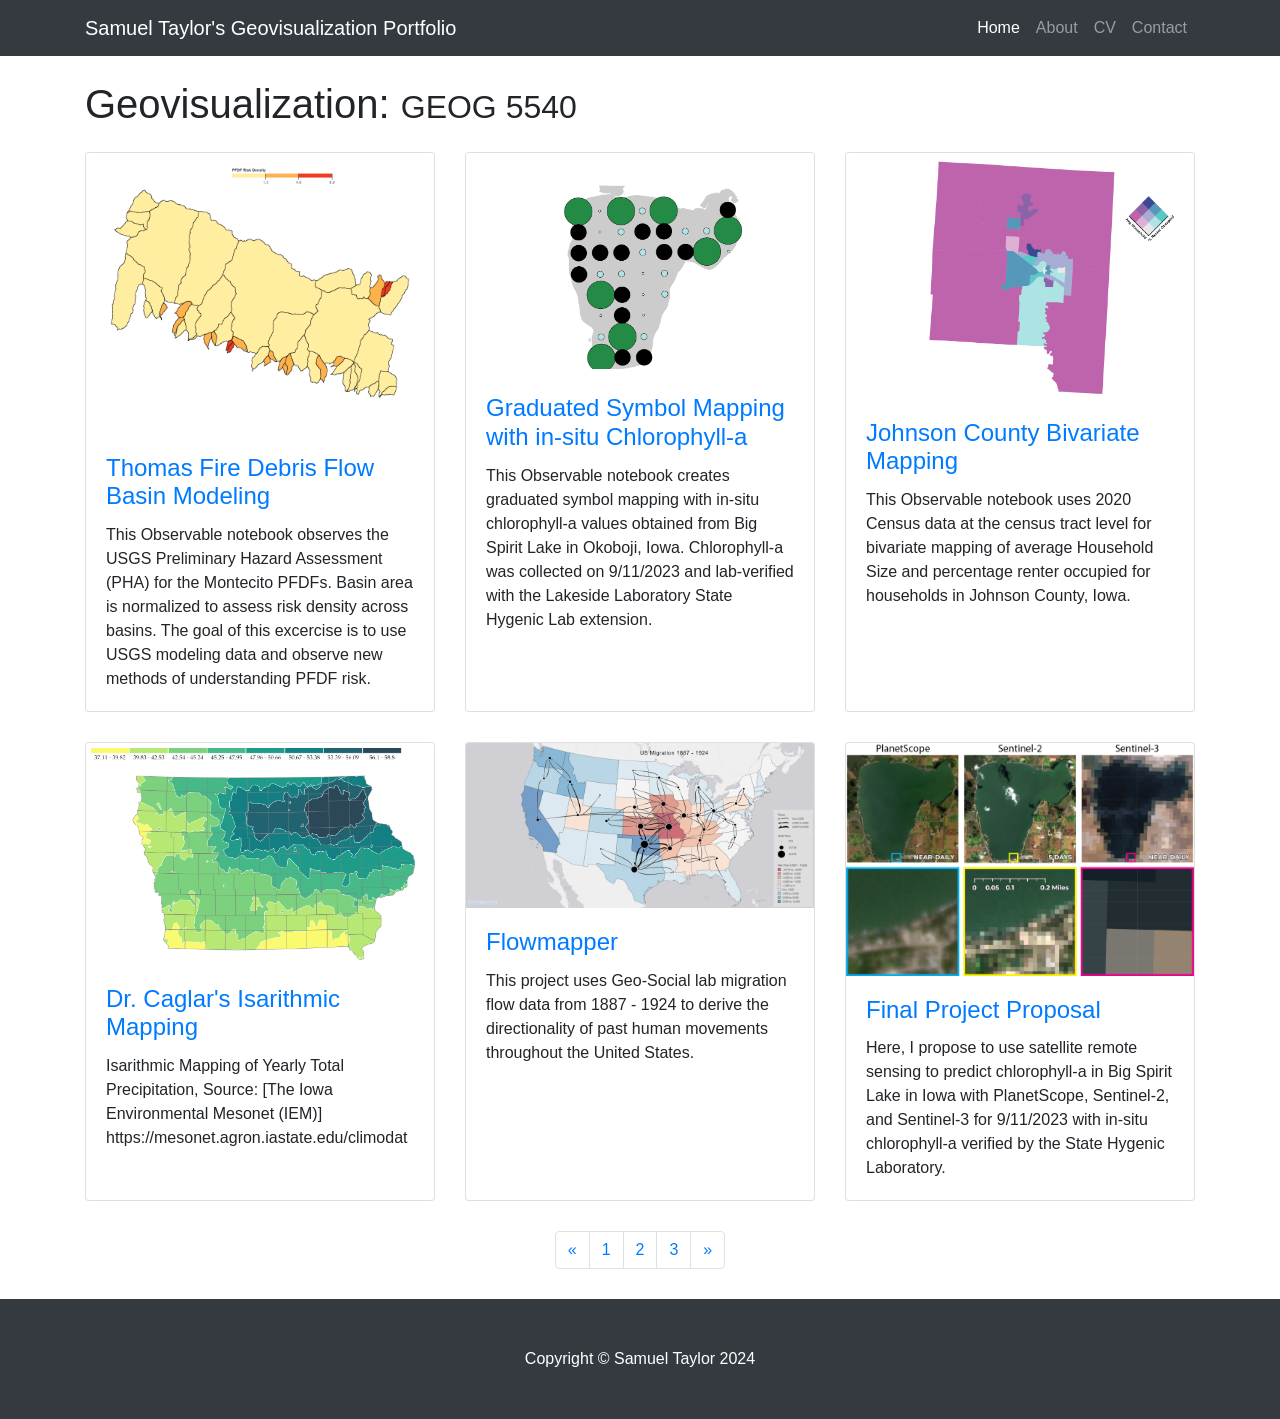
<file: index.html>
<!DOCTYPE html>
<html lang="en">

  <head>

    <meta charset="utf-8">
    <meta name="viewport" content="width=device-width, initial-scale=1, shrink-to-fit=no">
    <meta name="description" content="">
    <meta name="author" content="">

    <title>Samuel's Portfolio</title>

    <!-- Bootstrap core CSS -->
    <link href="vendor/bootstrap/css/bootstrap.min.css" rel="stylesheet">

    <!-- Custom styles for this template -->
    <link href="css/3-col-portfolio.css" rel="stylesheet">

  </head>

  <body>

    <!-- Navigation -->
    <nav class="navbar navbar-expand-lg navbar-dark bg-dark fixed-top">
      <div class="container">
        <a class="navbar-brand" href="index.html">Samuel Taylor's Geovisualization Portfolio</a>
        <button class="navbar-toggler" type="button" data-toggle="collapse" data-target="#navbarResponsive" aria-controls="navbarResponsive" aria-expanded="false" aria-label="Toggle navigation">
          <span class="navbar-toggler-icon"></span>
        </button>
        <div class="collapse navbar-collapse" id="navbarResponsive">
          <ul class="navbar-nav ml-auto">
            <li class="nav-item active">
              <a class="nav-link" href="index.html">Home
                <span class="sr-only">(current)</span>
              </a>
            </li>
            <li class="nav-item">
              <a class="nav-link" href="shortbio.html">About</a>
            </li>
            <li class="nav-item">
              <a class="nav-link" href="files/Samuel_Taylor_CV_4_12_24.pdf">CV</a>
            </li>
            <li class="nav-item">
              <a class="nav-link" href="mailto:samuel-zebarth@uiowa.edu">Contact</a>
            </li>
          </ul>
        </div>
      </div>
    </nav>

    <!-- Page Content -->
    <div class="container">

      <!-- Page Heading -->
      <h1 class="my-4">Geovisualization:
        <small>GEOG 5540</small>
      </h1>

      <div class="row">
        <div class="col-lg-4 col-sm-6 portfolio-item">
          <div class="card h-100">
            <a href="https://observablehq.com/d/3a2556a568058894"><img class="card-img-top" src="images/choropleth.png" alt=""></a>
            <div class="card-body">
              <h4 class="card-title">
                <a href="https://observablehq.com/d/3a2556a568058894">Thomas Fire Debris Flow Basin Modeling</a>
              </h4>
              <p class="card-text">This Observable notebook observes the USGS Preliminary Hazard Assessment (PHA) for the Montecito PFDFs. 
                Basin area is normalized to assess risk density across basins. 
                The goal of this excercise is to use USGS modeling data and observe new methods of 
                understanding PFDF risk.</p>
            </div>
          </div>
        </div>
        <div class="col-lg-4 col-sm-6 portfolio-item">
          <div class="card h-100">
            <a href="https://observablehq.com/d/f07254f9c7d74fff"><img class="card-img-top" src="images/graduatedSymbols .png" alt=""></a>
            <div class="card-body">
              <h4 class="card-title">
                <a href="https://observablehq.com/d/f07254f9c7d74fff">Graduated Symbol Mapping with in-situ Chlorophyll-a</a>
              </h4>
              <p class="card-text">This Observable notebook creates graduated symbol mapping with in-situ chlorophyll-a values obtained from Big Spirit Lake in Okoboji, Iowa. Chlorophyll-a was collected on 9/11/2023 and lab-verified with the Lakeside Laboratory State Hygenic Lab extension.</p>
            </div>
          </div>
        </div>
        <div class="col-lg-4 col-sm-6 portfolio-item">
          <div class="card h-100">
            <a href="https://observablehq.com/d/27f4e3fdec1307ec"><img class="card-img-top" src="images/bv_johnson.png" alt=""></a>
            <div class="card-body">
              <h4 class="card-title">
                <a href="https://observablehq.com/d/27f4e3fdec1307ec">Johnson County Bivariate Mapping</a>
              </h4>
              <p class="card-text">This Observable notebook uses 2020 Census data at the census tract level for bivariate mapping of average Household Size and percentage renter occupied for households in Johnson County, Iowa.</p>
            </div>
          </div>
        </div>
        <div class="col-lg-4 col-sm-6 portfolio-item">
          <div class="card h-100">
            <a href="https://observablehq.com/@caglarkoylu/isarithmic-mapping-geog-3540"><img class="card-img-top" src="images/isarithmic.png" alt=""></a>
            <div class="card-body">
              <h4 class="card-title">
                <a href="https://observablehq.com/@caglarkoylu/isarithmic-mapping-geog-3540">Dr. Caglar's Isarithmic Mapping</a>
              </h4>
              <p class="card-text">Isarithmic Mapping of Yearly Total Precipitation, Source: [The Iowa Environmental Mesonet (IEM)] https://mesonet.agron.iastate.edu/climodat</p>
            </div>
          </div>
        </div>
        <div class="col-lg-4 col-sm-6 portfolio-item">
          <div class="card h-100">
            <a href="flow_mapping.html"><img class="card-img-top" src="images/flowmap.png" alt=""></a>
            <div class="card-body">
              <h4 class="card-title">
                <a href="flow_mapping.html">Flowmapper</a>
              </h4>
              <p class="card-text">This project uses Geo-Social lab migration flow data from 1887 - 1924 to derive the directionality of past human movements throughout the United States.</p>
            </div>
          </div>
        </div>
        <div class="col-lg-4 col-sm-6 portfolio-item">
          <div class="card h-100">
            <a href="files/final_proposal_GV-GP.pdf"><img class="card-img-top" src="images/IWC_6tight@3x.png" alt=""></a>
            <div class="card-body">
              <h4 class="card-title">
                <a href="files/final_proposal_GV-GP.pdf">Final Project Proposal</a>
              </h4>
              <p class="card-text">Here, I propose to use satellite remote sensing to predict chlorophyll-a in Big Spirit Lake in Iowa with PlanetScope, Sentinel-2, and Sentinel-3 for 9/11/2023 with in-situ chlorophyll-a verified by the State Hygenic Laboratory. </p>
            </div>
          </div>
        </div>
      </div>
      <!-- /.row -->

      <!-- Pagination -->
      <ul class="pagination justify-content-center">
        <li class="page-item">
          <a class="page-link" href="#" aria-label="Previous">
            <span aria-hidden="true">&laquo;</span>
            <span class="sr-only">Previous</span>
          </a>
        </li>
        <li class="page-item">
          <a class="page-link" href="#">1</a>
        </li>
        <li class="page-item">
          <a class="page-link" href="#">2</a>
        </li>
        <li class="page-item">
          <a class="page-link" href="#">3</a>
        </li>
        <li class="page-item">
          <a class="page-link" href="#" aria-label="Next">
            <span aria-hidden="true">&raquo;</span>
            <span class="sr-only">Next</span>
          </a>
        </li>
      </ul>

    </div>
    <!-- /.container -->

    <!-- Footer -->
    <footer class="py-5 bg-dark">
      <div class="container">
        <p class="m-0 text-center text-white">Copyright &copy; Samuel Taylor 2024</p>
      </div>
      <!-- /.container -->
    </footer>

    <!-- Bootstrap core JavaScript -->
    <script src="vendor/jquery/jquery.min.js"></script>
    <script src="vendor/bootstrap/js/bootstrap.bundle.min.js"></script>

  </body>

</html>
</file>
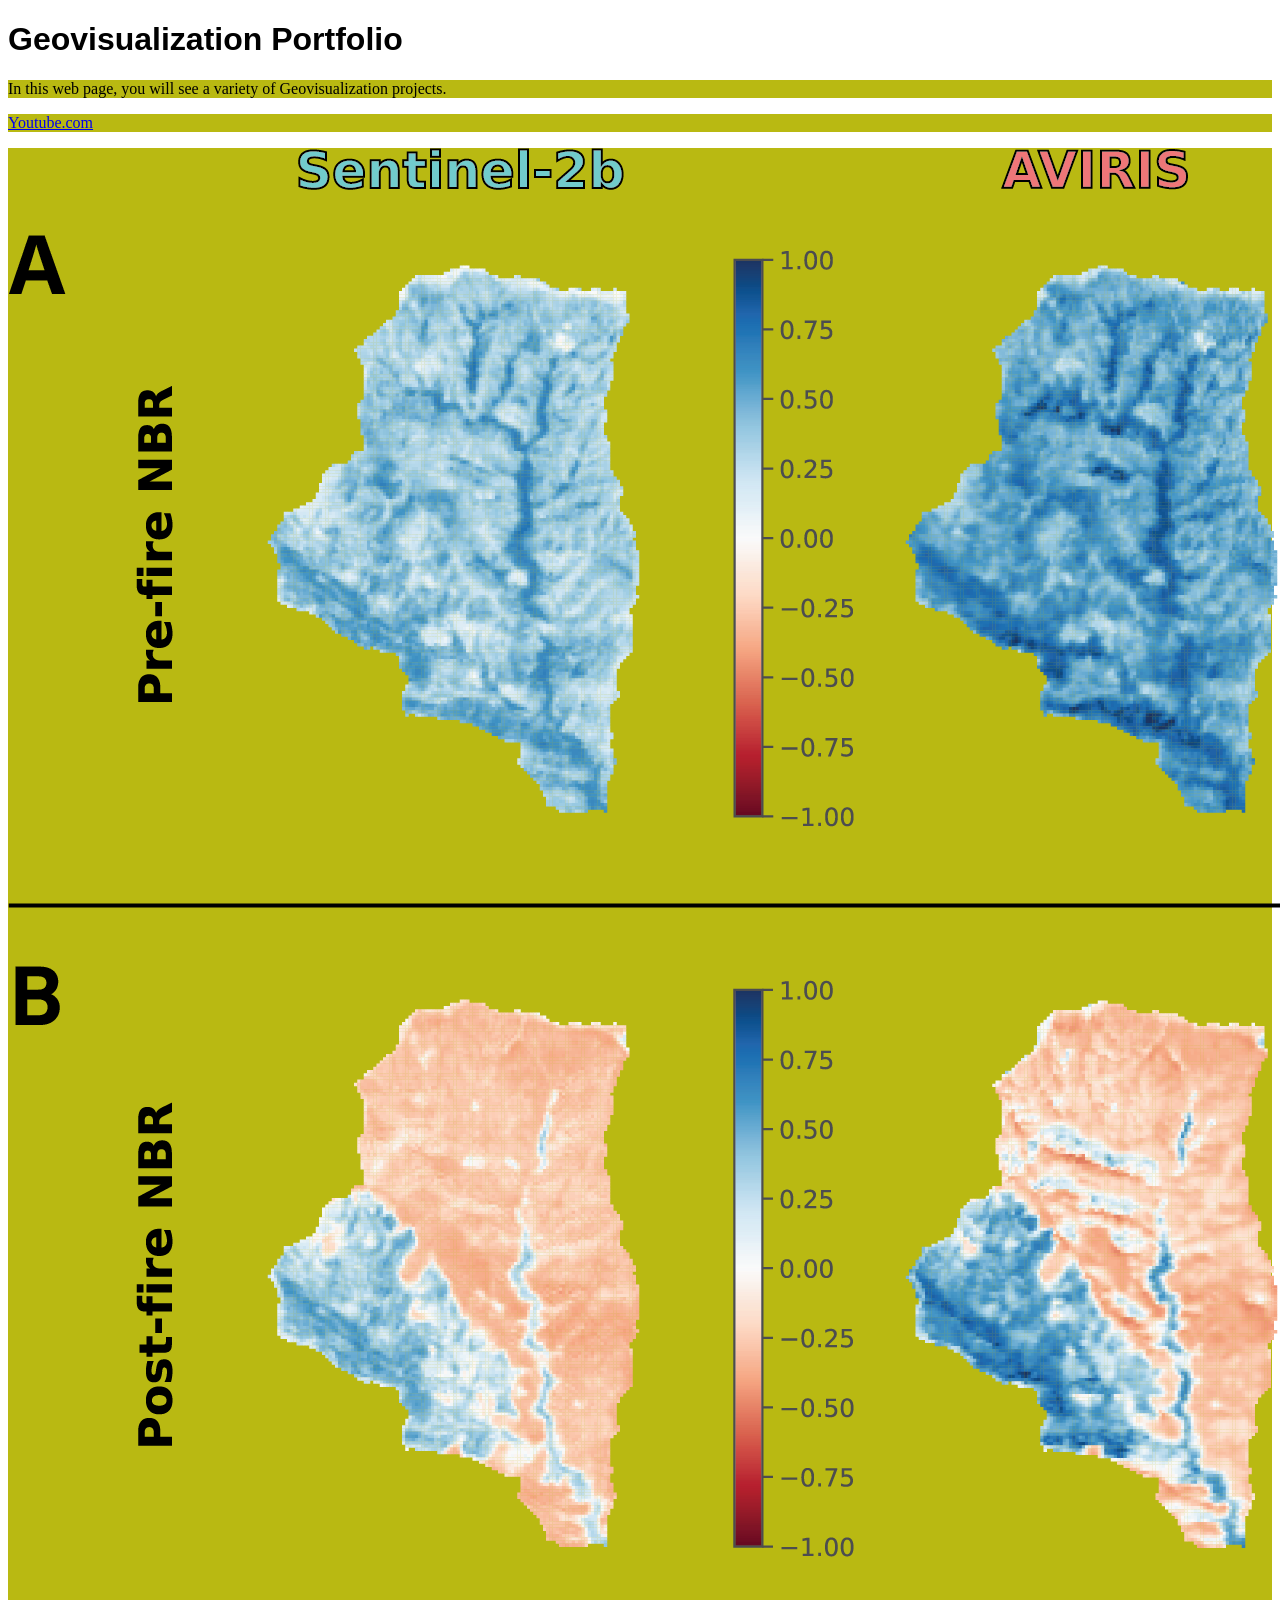
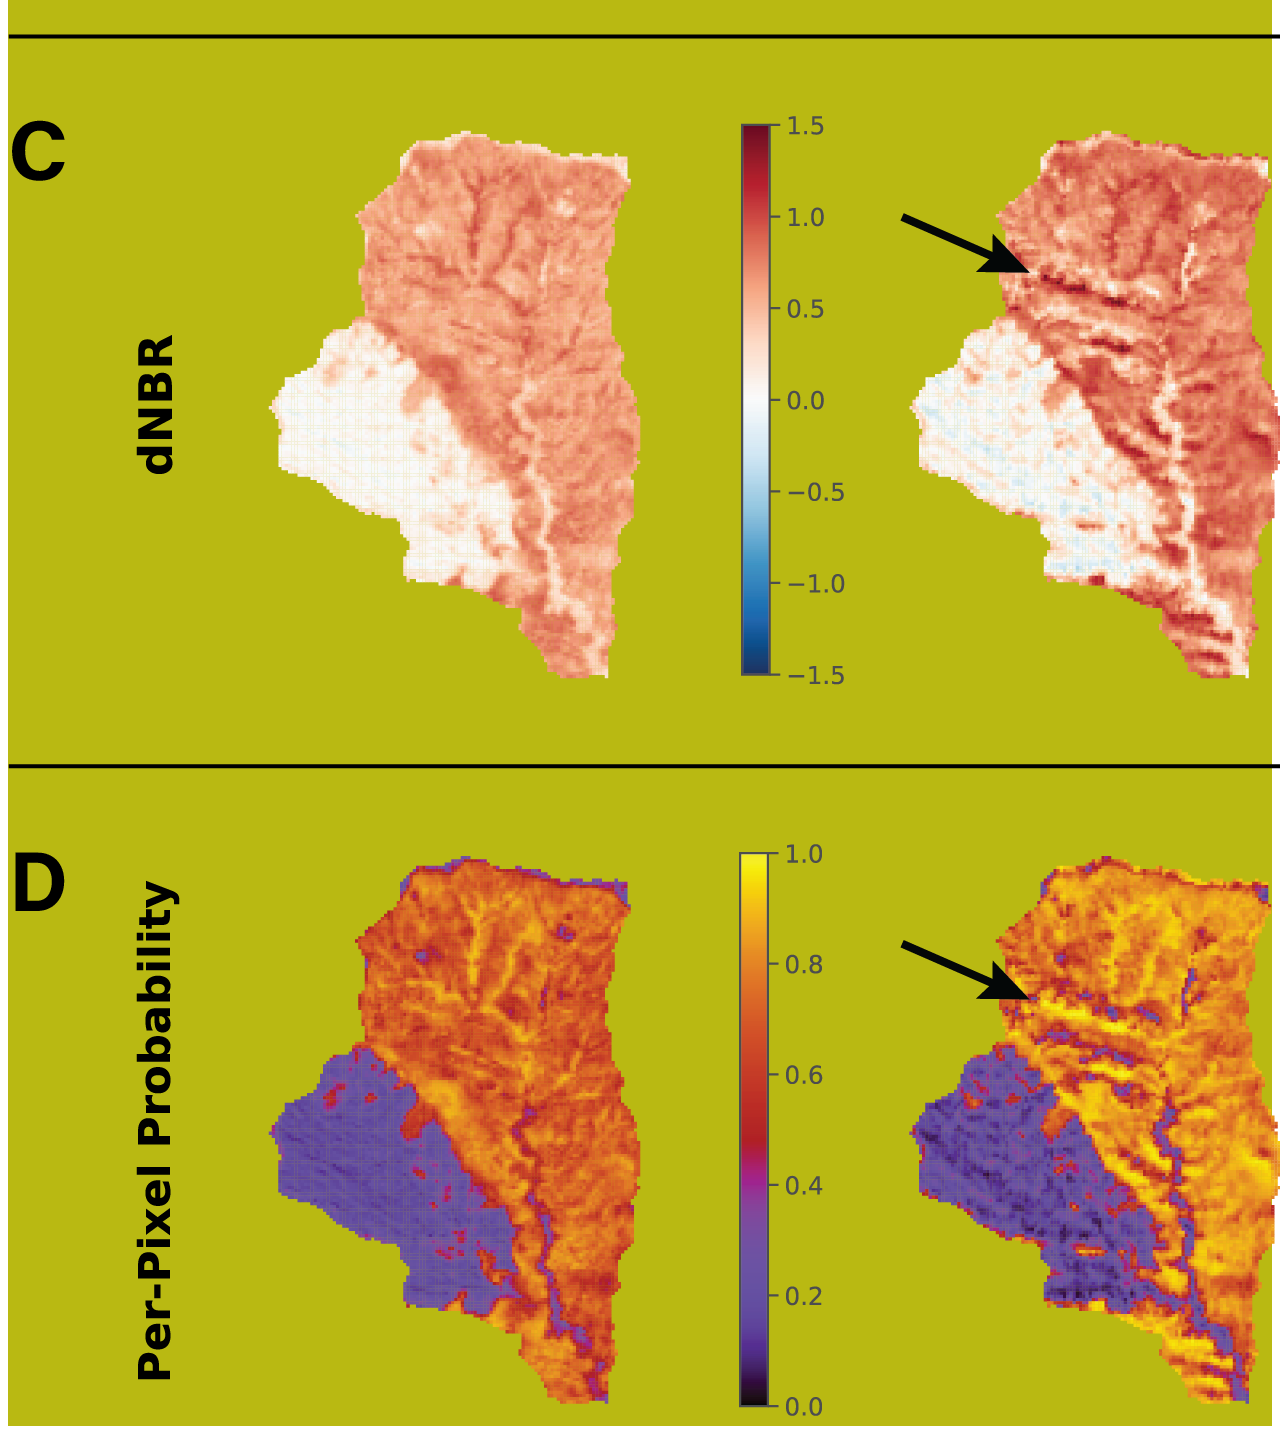
<file: first_exercise/index.html>
<!DOCTYPE html>
<html>
<!-- Test of comment !-->

<head>
    <title>
        Geovisualization Portfolio
    </title>

<link href="styles.css" rel="stylesheet">
</head>
    <body>
        <h1>
            Geovisualization Portfolio
        </h1>
        <p>
            In this web page, you will see a variety of Geovisualization projects.
        </p>
        <p>
            <a href="https://www.youtube.com/"> Youtube.com </a>
        </p>
        <p> <img src="test.png"/></p>
    </body>



</html>
</file>
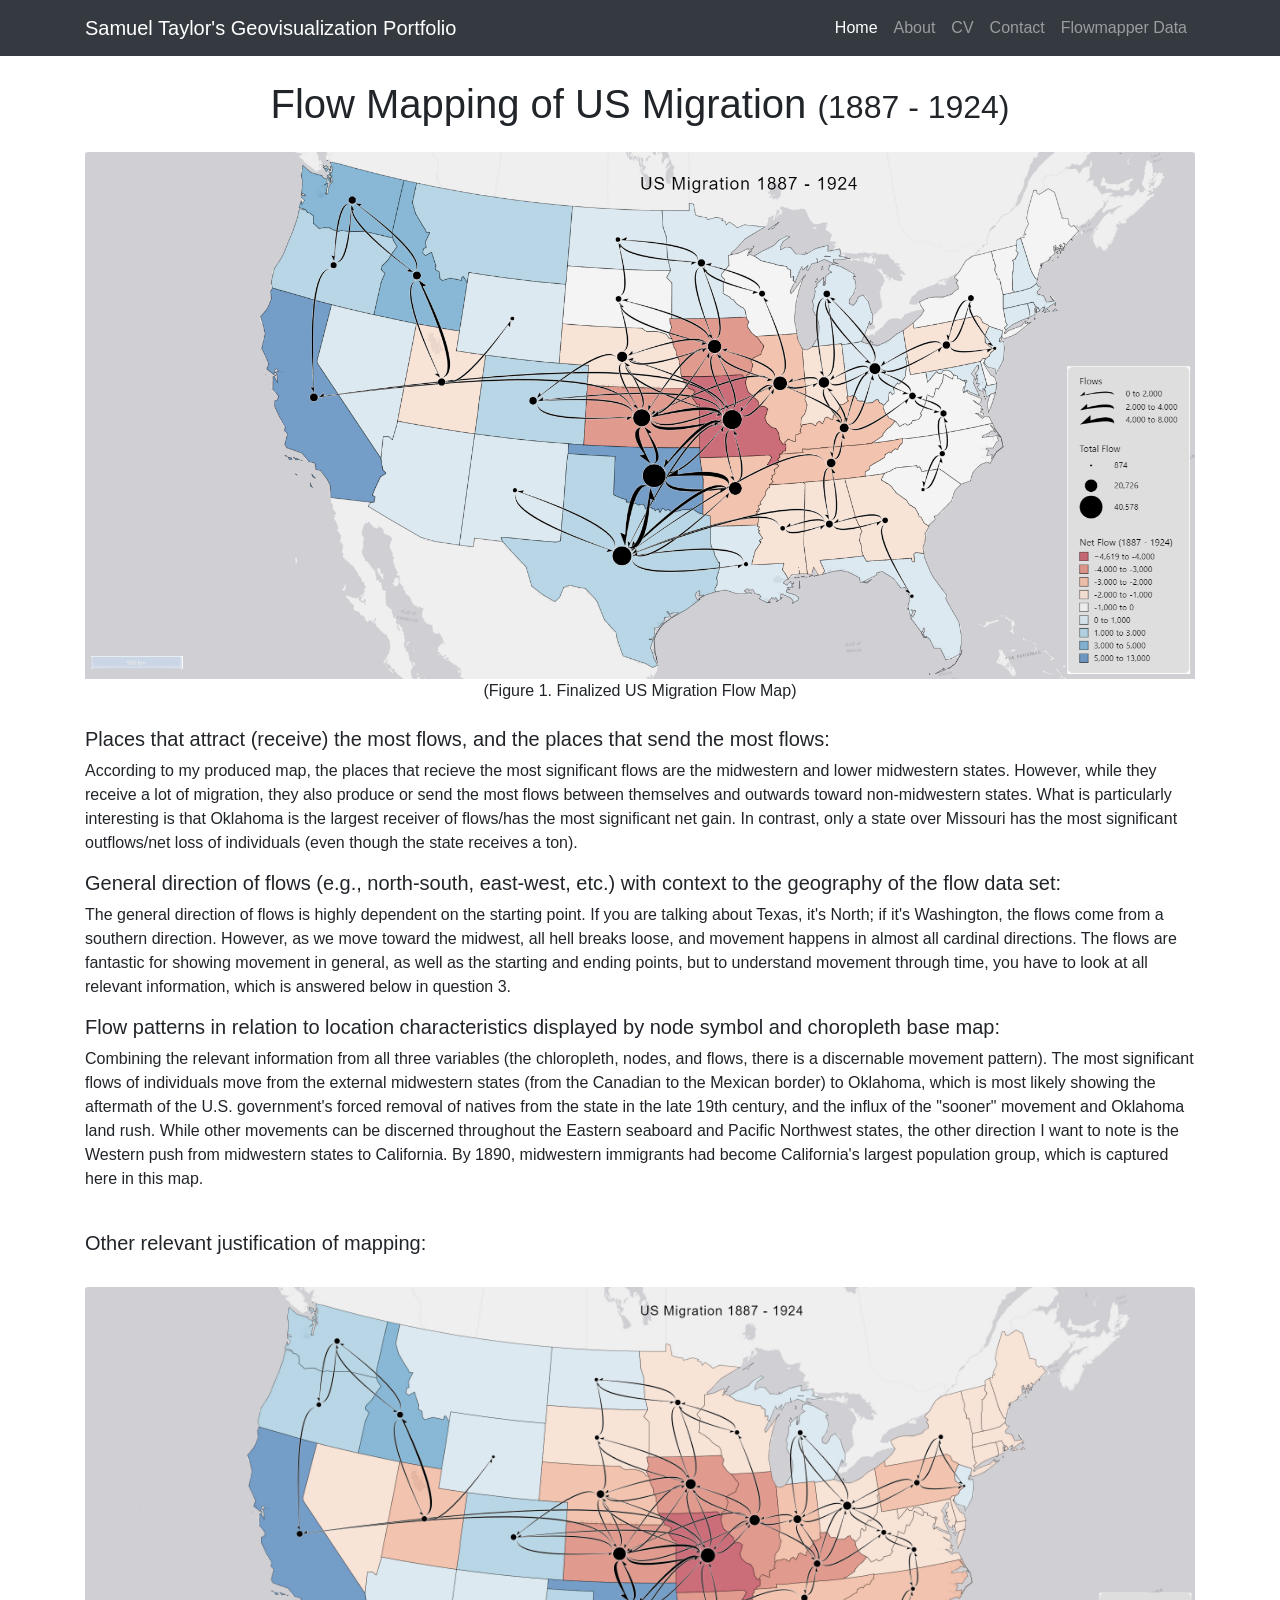
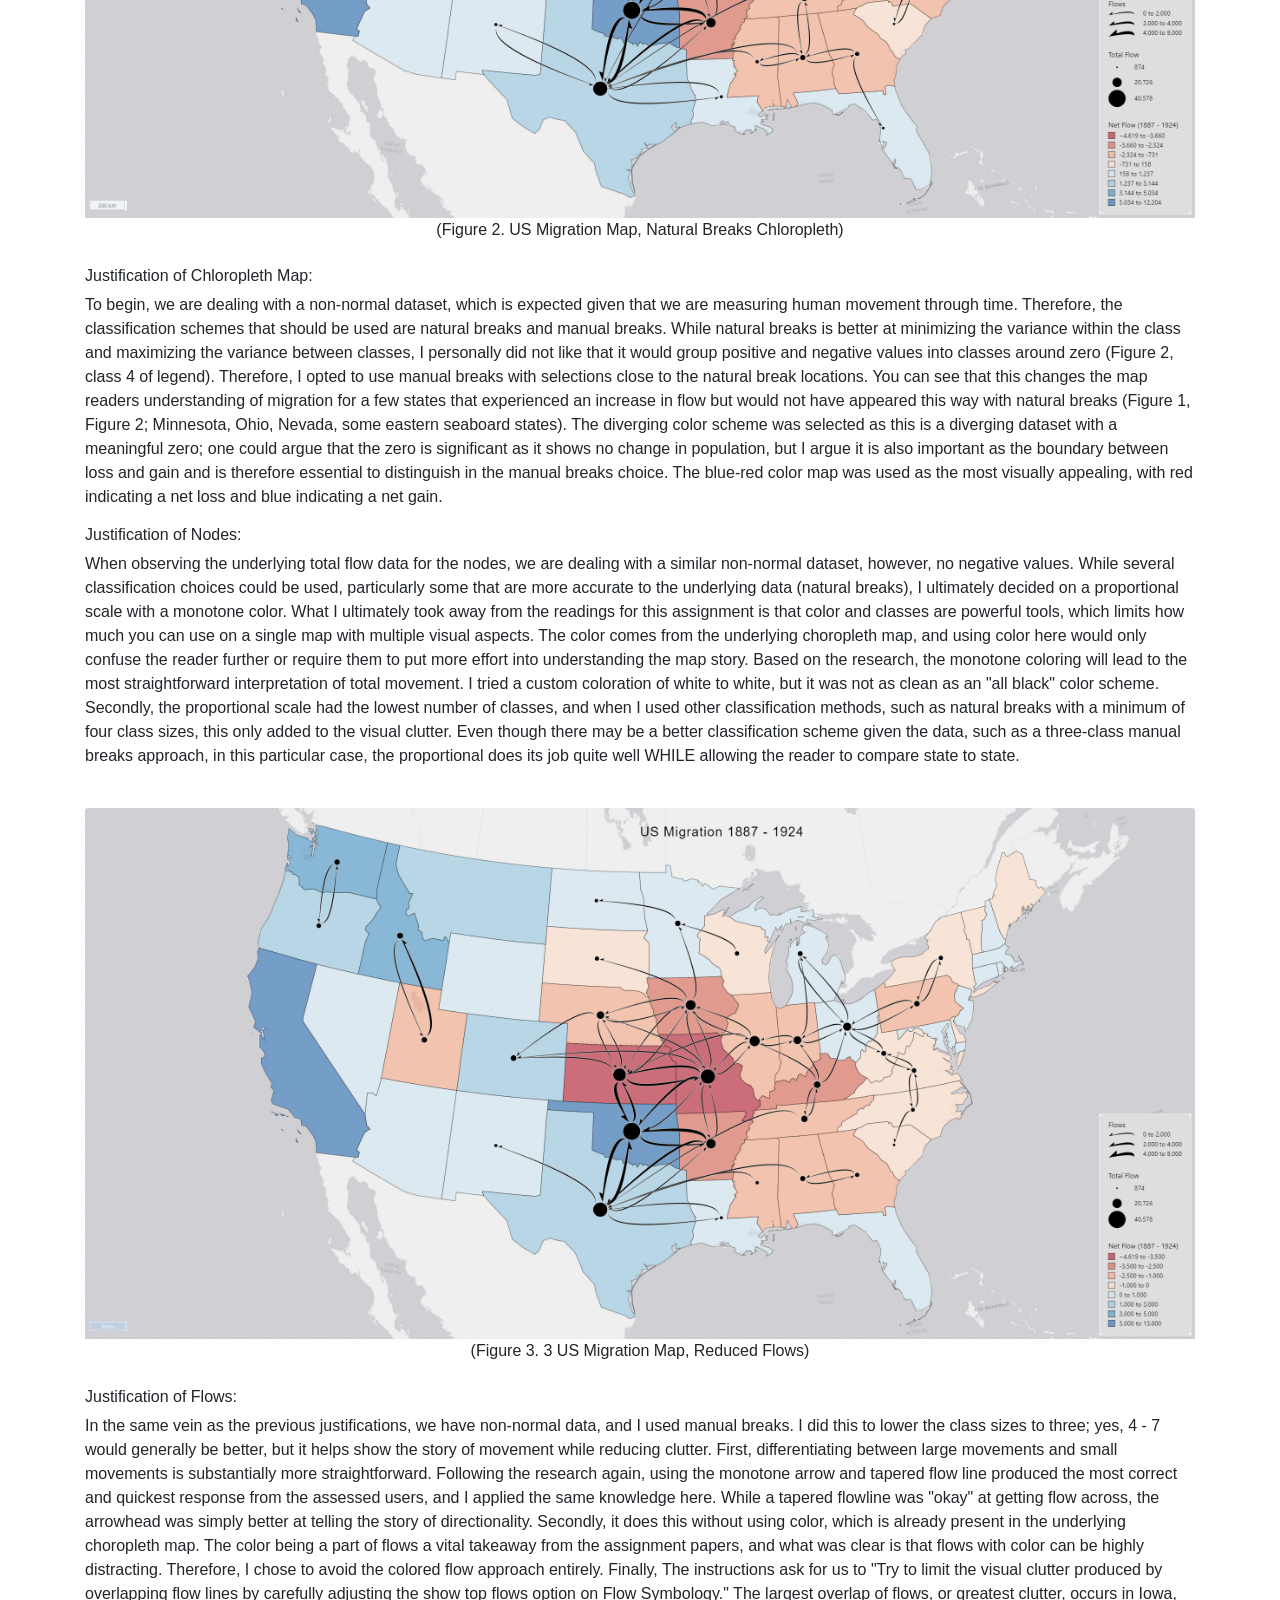
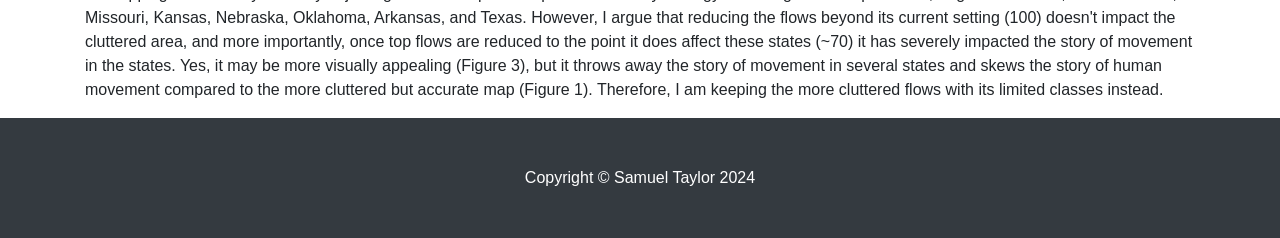
<file: flow_mapping.html>
<!DOCTYPE html>
<html lang="en">

  <head>

    <meta charset="utf-8">
    <meta name="viewport" content="width=device-width, initial-scale=1, shrink-to-fit=no">
    <meta name="description" content="">
    <meta name="author" content="">

    <title>Samuel's Portfolio</title>

    <!-- Bootstrap core CSS -->
    <link href="vendor/bootstrap/css/bootstrap.min.css" rel="stylesheet">

    <!-- Custom styles for this template -->
    <link href="css/3-col-portfolio.css" rel="stylesheet">

  </head>

  <body>

    <!-- Navigation -->
    <nav class="navbar navbar-expand-lg navbar-dark bg-dark fixed-top">
      <div class="container">
        <a class="navbar-brand" href="#">Samuel Taylor's Geovisualization Portfolio</a>
        <button class="navbar-toggler" type="button" data-toggle="collapse" data-target="#navbarResponsive" aria-controls="navbarResponsive" aria-expanded="false" aria-label="Toggle navigation">
          <span class="navbar-toggler-icon"></span>
        </button>
        <div class="collapse navbar-collapse" id="navbarResponsive">
          <ul class="navbar-nav ml-auto">
            <li class="nav-item active">
              <a class="nav-link" href="index.html">Home
                <span class="sr-only">(current)</span>
              </a>
            </li>
            <li class="nav-item">
              <a class="nav-link" href="shortbio.html">About</a>
            </li>
            <li class="nav-item">
              <a class="nav-link" href="files/Samuel_Taylor_CV_4_12_24.pdf">CV</a>
            </li>
            <li class="nav-item">
              <a class="nav-link" href="mailto:samuel-zebarth@uiowa.edu">Contact</a>
            </li>
            <li class="nav-item">
              <a class="nav-link" href="files/samuel_taylor_flowmapper.json" download="files/samuel_taylor_flowmapper.json">Flowmapper Data</a>
            </li>
          </ul>
        </div>
      </div>
    </nav>

    <!-- Page Content -->
    <div class="container">

      <!-- Page Heading -->
      <h1 class="my-4 text-center">Flow Mapping of US Migration
        <small>(1887 - 1924)</small>
      </h1>

      <div class="row">
          <div class="container">
              <img class="card-img-top" src="images/flowmap.png" alt="">
              <p class="card-text text-center">(Figure 1. Finalized US Migration Flow Map)</p>
         </div>
               </div>
      <!-- /.row -->
      <br>
      <h5>Places that attract (receive) the most flows, and the places that send the most flows:</h5>
      <p>According to my produced map, the places that recieve the most significant flows are the midwestern and lower midwestern states. 
        However, while they receive a lot of migration, they also produce or send the most flows between themselves and outwards toward non-midwestern states. 
        What is particularly interesting is that Oklahoma is the largest receiver of flows/has the most significant net gain. 
        In contrast, only a state over Missouri has the most significant outflows/net loss of individuals (even though the state receives a ton).</p>

      <h5>General direction of flows (e.g., north-south, east-west, etc.) with context to the geography of the flow data set:</h5>
      <p>The general direction of flows is highly dependent on the starting point. If you are talking about Texas, it's North; if it's Washington, the flows come from a southern direction. 
        However, as we move toward the midwest, all hell breaks loose, and movement happens in almost all cardinal directions. 
        The flows are fantastic for showing movement in general, as well as the starting and ending points, but to understand movement through time, you have to look at all relevant information, which is answered below in question 3. </p>

      <h5>Flow patterns in relation to location characteristics displayed by node symbol and choropleth base map:</h5>
      <p>Combining the relevant information from all three variables (the chloropleth, nodes, and flows, there is a discernable movement pattern). 
        The most significant flows of individuals move from the external midwestern states (from the Canadian to the Mexican border) to Oklahoma, which is most likely showing the aftermath of the U.S. government's 
        forced removal of natives from the state in the late 19th century, and the influx of the "sooner" movement and Oklahoma land rush.
         While other movements can be discerned throughout the Eastern seaboard and Pacific Northwest states, the other direction I want to note is the Western push from midwestern states to California. 
        By 1890, midwestern immigrants had become California's largest population group, which is captured here in this map.  </p><br>

      <h5>Other relevant justification of mapping:</h5><br>
      <div class="row">
        <div class="container">
            <img class="card-img-top" src="images/flowmap_3.png" alt="">
            <p class="card-text text-center">(Figure 2. US Migration Map, Natural Breaks Chloropleth)</p>
       </div>
             </div><br>


      <h6>Justification of Chloropleth Map:</h6>
      <p>To begin, we are dealing with a non-normal dataset, which is expected given that we are measuring human movement through time. 
        Therefore, the classification schemes that should be used are natural breaks and manual breaks. 
        While natural breaks is better at minimizing the variance within the class and maximizing the variance between classes, 
        I personally did not like that it would group positive and negative values into classes around zero (Figure 2, class 4 of legend). 
        Therefore, I opted to use manual breaks with selections close to the natural break locations. You can see that this changes the map readers understanding
         of migration for a few states that experienced an increase in flow but would not have appeared this way with natural breaks 
         (Figure 1, Figure 2; Minnesota, Ohio, Nevada, some eastern seaboard states). The diverging color scheme was selected as this is a diverging dataset with a
          meaningful zero; one could argue that the zero is significant as it shows no change in population, but I argue it is also important as the boundary between 
          loss and gain and is therefore essential to distinguish in the manual breaks choice. 
        The blue-red color map was used as the most visually appealing, with red indicating a net loss and blue indicating a net gain.  </p>

      <h6>Justification of Nodes:</h6>
      <p>When observing the underlying total flow data for the nodes, we are dealing with a similar non-normal dataset, however, no negative values.
         While several classification choices could be used, particularly some that are more accurate to the underlying data (natural breaks), 
         I ultimately decided on a proportional scale with a monotone color. What I ultimately took away from the readings for this assignment is that color and classes are powerful tools, 
         which limits how much you can use on a single map with multiple visual aspects. The color comes from the underlying choropleth map, 
         and using color here would only confuse the reader further or require them to put more effort into understanding the map story. Based on the research, 
         the monotone coloring will lead to the most straightforward interpretation of total movement. I tried a custom coloration of white to white, but it was not as clean as an "all black" color scheme. 
         Secondly, the proportional scale had the lowest number of classes, and when I used other classification methods, such as natural breaks with a minimum of four class sizes, 
         this only added to the visual clutter. Even though there may be a better classification scheme given the data, such as a three-class manual breaks approach, 
        in this particular case, the proportional does its job quite well WHILE allowing the reader to compare state to state.  </p><br>

        <div class="row">
          <div class="container">
              <img class="card-img-top" src="images/flowmap_2.png" alt="">
              <p class="card-text text-center">(Figure 3. 3 US Migration Map, Reduced Flows)</p>
         </div>
               </div><br>

      <h6> Justification of Flows:</h6>
      <p>In the same vein as the previous justifications, we have non-normal data, and I used manual breaks. 
        I did this to lower the class sizes to three; yes, 4 - 7 would generally be better, but it helps show the story of movement while reducing clutter. 
        First, differentiating between large movements and small movements is substantially more straightforward. 
        Following the research again, using the monotone arrow and tapered flow line produced the most correct and quickest response from the assessed users, and I applied the same knowledge here.
         While a tapered flowline was "okay" at getting flow across, the arrowhead was simply better at telling the story of directionality.
          Secondly, it does this without using color, which is already present in the underlying choropleth map. 
          The color being a part of flows a vital takeaway from the assignment papers, and what was clear is that flows with color can be highly distracting. 
          Therefore, I chose to avoid the colored flow approach entirely. 
          Finally, The instructions ask for us to "Try to limit the visual clutter produced by overlapping flow lines by carefully adjusting the show top flows option on Flow Symbology." 
          The largest overlap of flows, or greatest clutter, occurs in Iowa, Missouri, Kansas, Nebraska, Oklahoma, Arkansas, and Texas. 
          However, I argue that reducing the flows beyond its current setting (100) doesn't impact the cluttered area, and more importantly, 
          once top flows are reduced to the point it does affect these states (~70) it has severely impacted the story of movement in the states. 
          Yes, it may be more visually appealing (Figure 3), but it throws away the story of movement in several states and skews the story of human movement compared to the more cluttered but accurate map (Figure 1). 
        Therefore, I am keeping the more cluttered flows with its limited classes instead. </p>
    </div>
    
    
    
    <!-- /.container -->

    <!-- Footer -->
    <footer class="py-5 bg-dark">
      <div class="container">
        <p class="m-0 text-center text-white">Copyright &copy; Samuel Taylor 2024</p>
      </div>
      <!-- /.container -->
    </footer>

    <!-- Bootstrap core JavaScript -->
    <script src="vendor/jquery/jquery.min.js"></script>
    <script src="vendor/bootstrap/js/bootstrap.bundle.min.js"></script>

  </body>

</html>
</file>
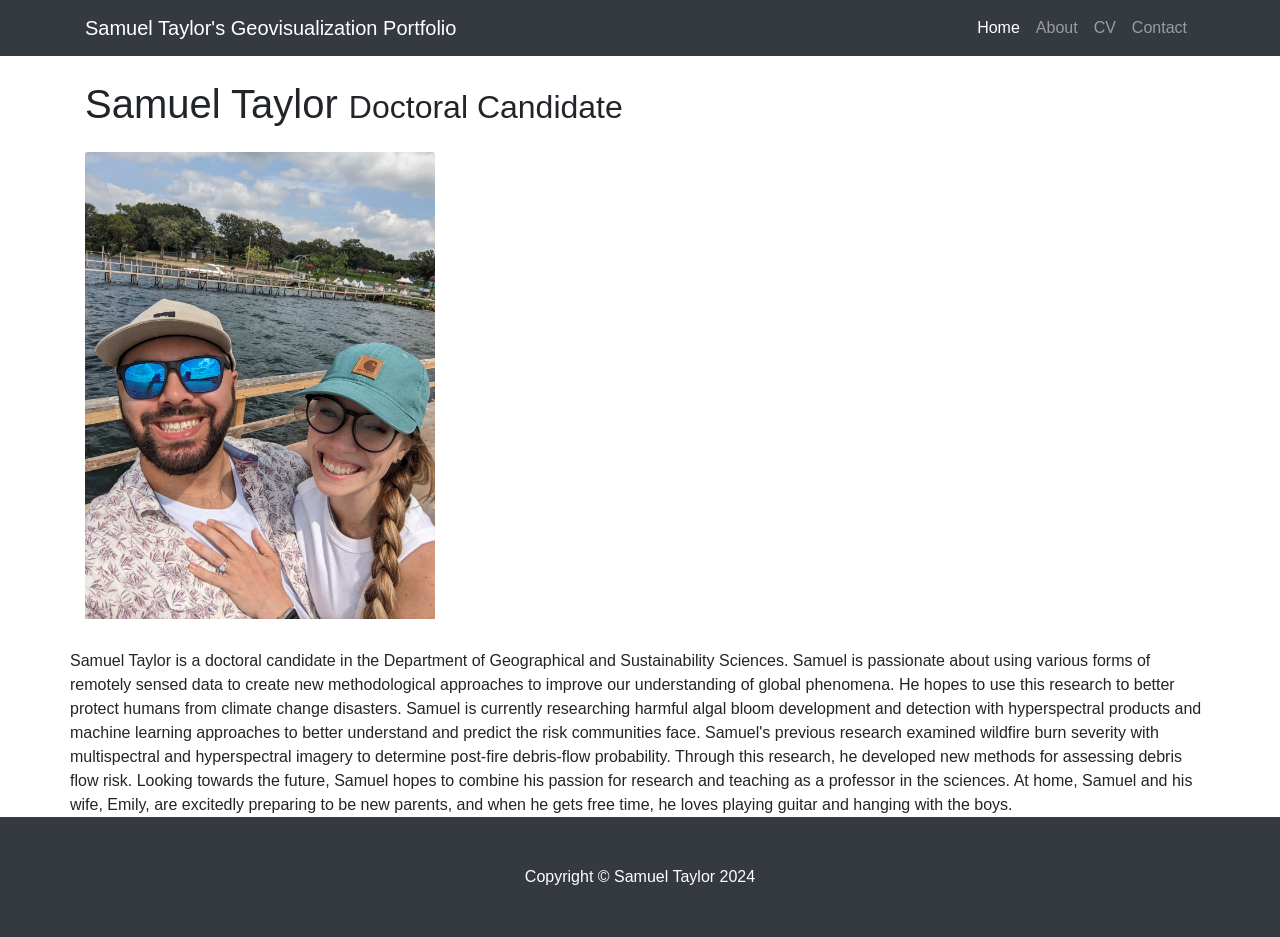
<file: shortbio.html>
<!DOCTYPE html>
<html lang="en">

  <head>

    <meta charset="utf-8">
    <meta name="viewport" content="width=device-width, initial-scale=1, shrink-to-fit=no">
    <meta name="description" content="">
    <meta name="author" content="">

    <title>Samuel's Portfolio</title>

    <!-- Bootstrap core CSS -->
    <link href="vendor/bootstrap/css/bootstrap.min.css" rel="stylesheet">

    <!-- Custom styles for this template -->
    <link href="css/3-col-portfolio.css" rel="stylesheet">

  </head>

  <body>

    <!-- Navigation -->
    <nav class="navbar navbar-expand-lg navbar-dark bg-dark fixed-top">
      <div class="container">
        <a class="navbar-brand" href="#">Samuel Taylor's Geovisualization Portfolio</a>
        <button class="navbar-toggler" type="button" data-toggle="collapse" data-target="#navbarResponsive" aria-controls="navbarResponsive" aria-expanded="false" aria-label="Toggle navigation">
          <span class="navbar-toggler-icon"></span>
        </button>
        <div class="collapse navbar-collapse" id="navbarResponsive">
          <ul class="navbar-nav ml-auto">
            <li class="nav-item active">
              <a class="nav-link" href="index.html">Home
                <span class="sr-only">(current)</span>
              </a>
            </li>
            <li class="nav-item">
              <a class="nav-link" href="shortbio.html">About</a>
            </li>
            <li class="nav-item">
              <a class="nav-link" href="files/Samuel_Taylor_CV_4_12_24.pdf">CV</a>
            </li>
            <li class="nav-item">
              <a class="nav-link" href="mailto:samuel-zebarth@uiowa.edu">Contact</a>
            </li>
          </ul>
        </div>
      </div>
    </nav>

    <!-- Page Content -->
    <div class="container">

      <!-- Page Heading -->
      <h1 class="my-4">Samuel Taylor
        <small>Doctoral Candidate</small>
      </h1>

      <div class="row">
          <div class="col-lg-4 col-sm-6 portfolio-item">
              <img class="card-img-top" src="images/m&i.jpg" alt="">
         </div>
         <p class="card-text">Samuel Taylor is a doctoral candidate in the Department of Geographical and Sustainability Sciences. 
          Samuel is passionate about using various forms of remotely sensed data to create new methodological approaches to improve our understanding of global phenomena. 
          He hopes to use this research to better protect humans from climate change disasters. 
          Samuel is currently researching harmful algal bloom development and detection with hyperspectral products and machine learning approaches to better understand and predict the risk communities face. 
          Samuel's previous research examined wildfire burn severity with multispectral and hyperspectral imagery to determine post-fire debris-flow probability.
           Through this research, he developed new methods for assessing debris flow risk. Looking towards the future, Samuel hopes to combine his passion for research and teaching as a professor in the sciences. 
           At home, Samuel and his wife, Emily, are excitedly preparing to be new parents, and when he gets free time, he loves playing guitar and hanging with the boys.</p> 
               </div>
      <!-- /.row -->


    </div>
    <!-- /.container -->

    <!-- Footer -->
    <footer class="py-5 bg-dark">
      <div class="container">
        <p class="m-0 text-center text-white">Copyright &copy; Samuel Taylor 2024</p>
      </div>
      <!-- /.container -->
    </footer>

    <!-- Bootstrap core JavaScript -->
    <script src="vendor/jquery/jquery.min.js"></script>
    <script src="vendor/bootstrap/js/bootstrap.bundle.min.js"></script>

  </body>
 
</html>
</file>
<file: first_exercise/styles.css>
p {
    background-color: rgb(185, 185, 18);
}
h1 {
    font-family: 'Segoe UI', Tahoma, Geneva, Verdana, sans-serif;
}
</file>
<file: css/3-col-portfolio.css>
/*!
 * Start Bootstrap - 3 Col Portfolio (https://startbootstrap.com/template-overviews/3-col-portfolio)
 * Copyright 2013-2018 Start Bootstrap
 * Licensed under MIT (https://github.com/BlackrockDigital/startbootstrap-3-col-portfolio/blob/master/LICENSE)
 */

body {
  padding-top: 54px;
}

@media (min-width: 992px) {
  body {
    padding-top: 56px;
  }
}

.portfolio-item {
  margin-bottom: 30px;
}

.pagination {
  margin-bottom: 30px;
}
</file>
